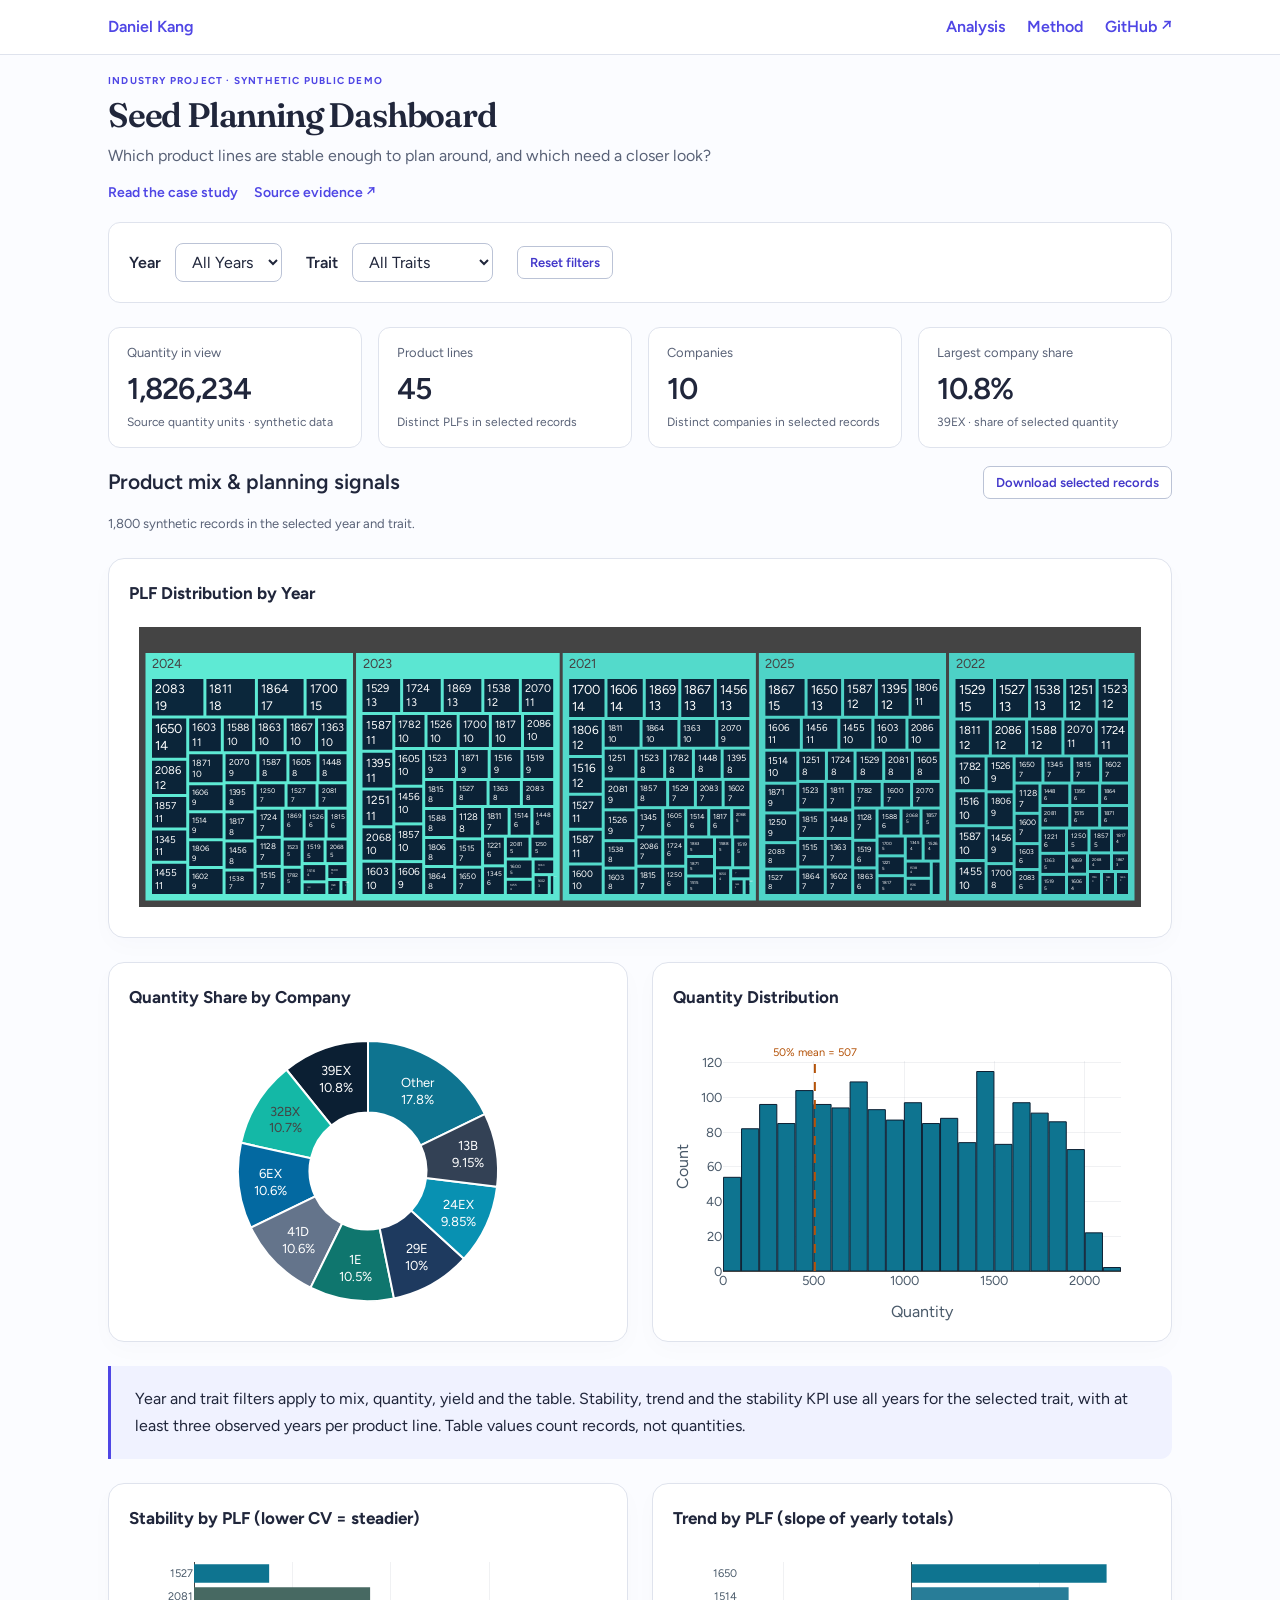
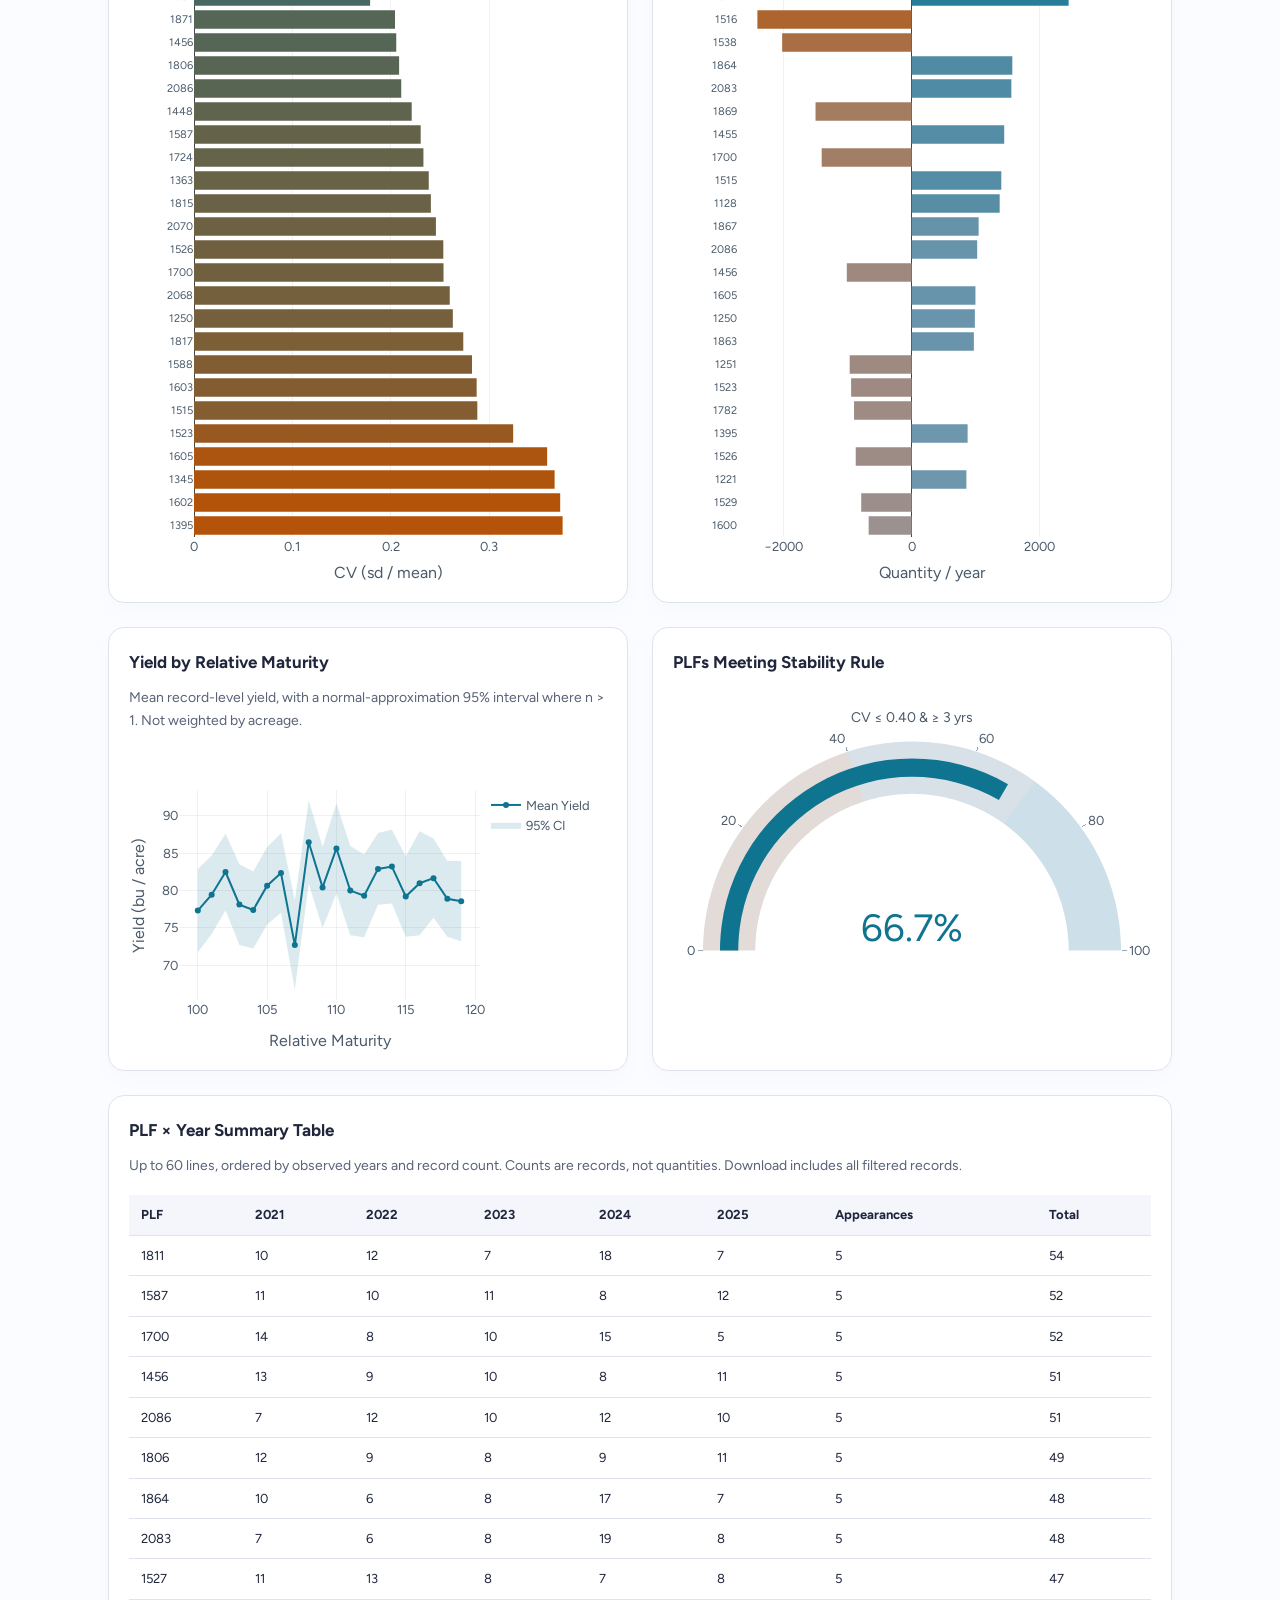
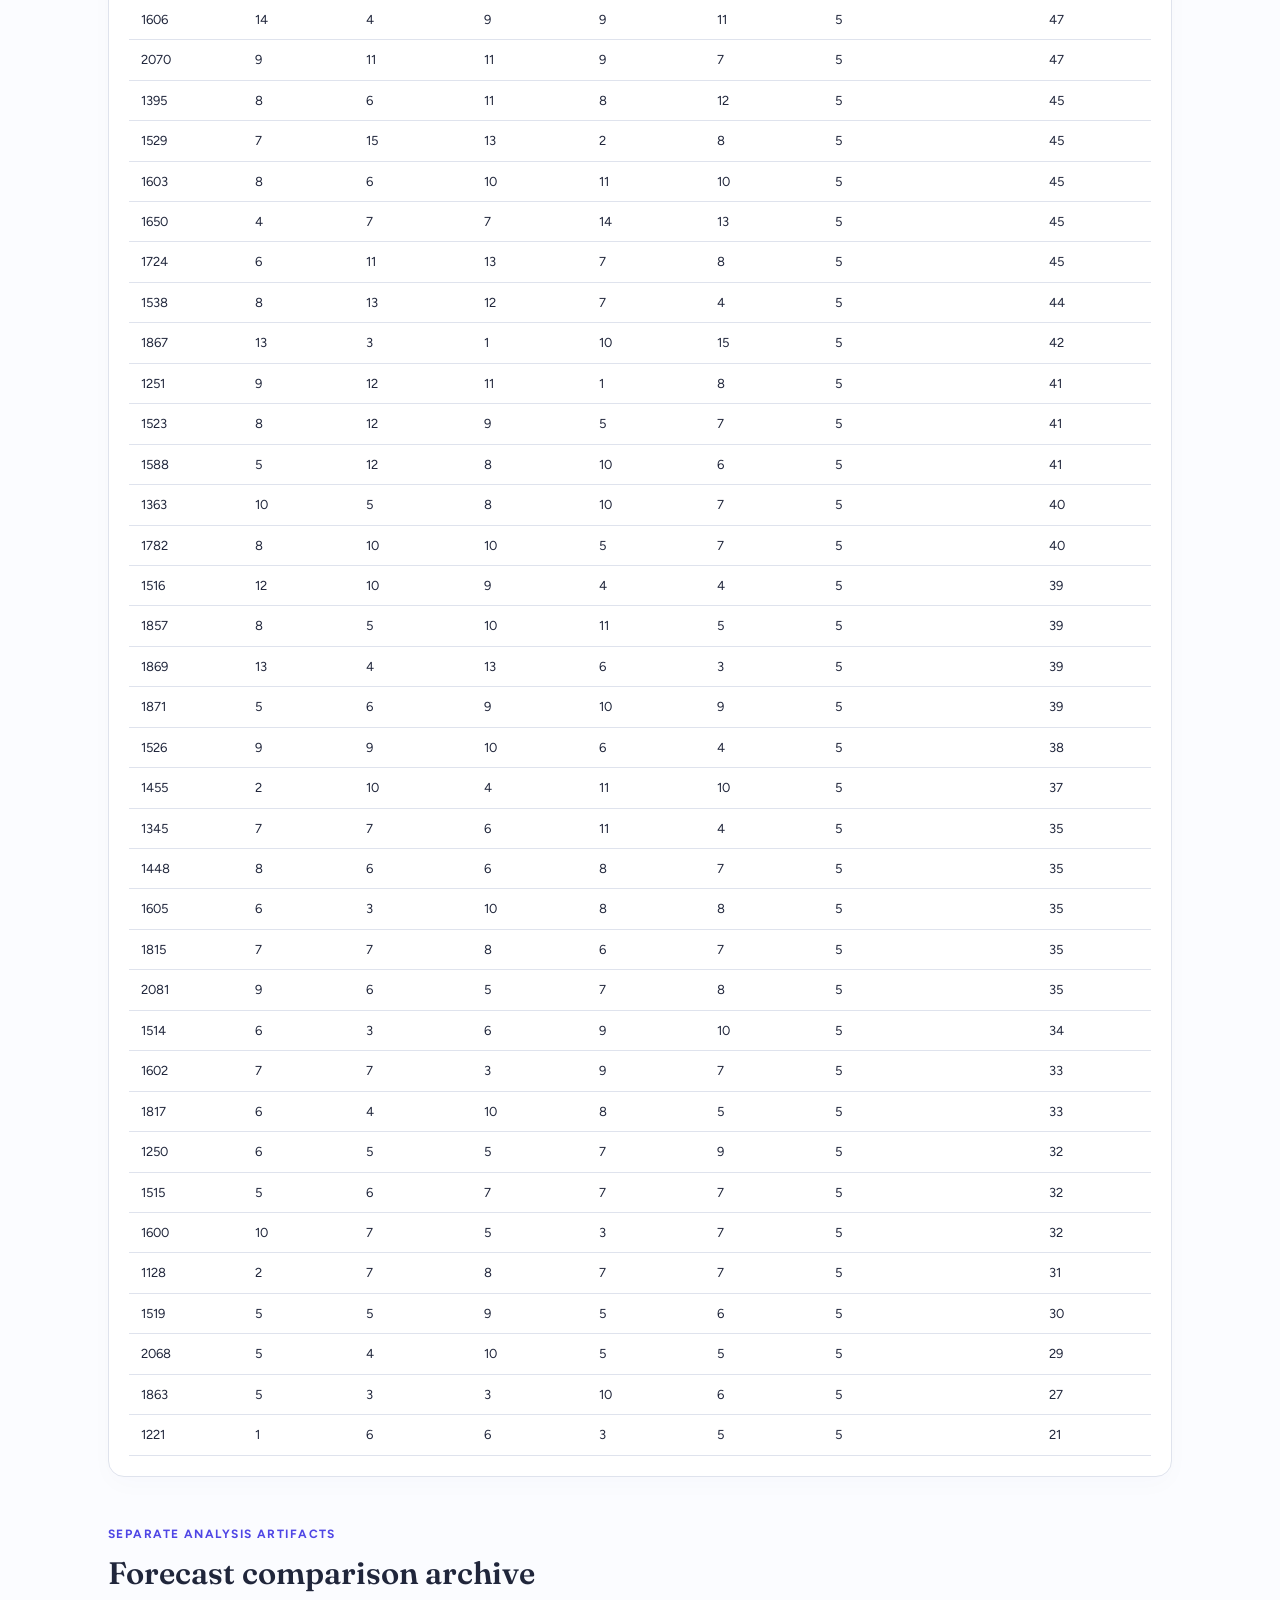
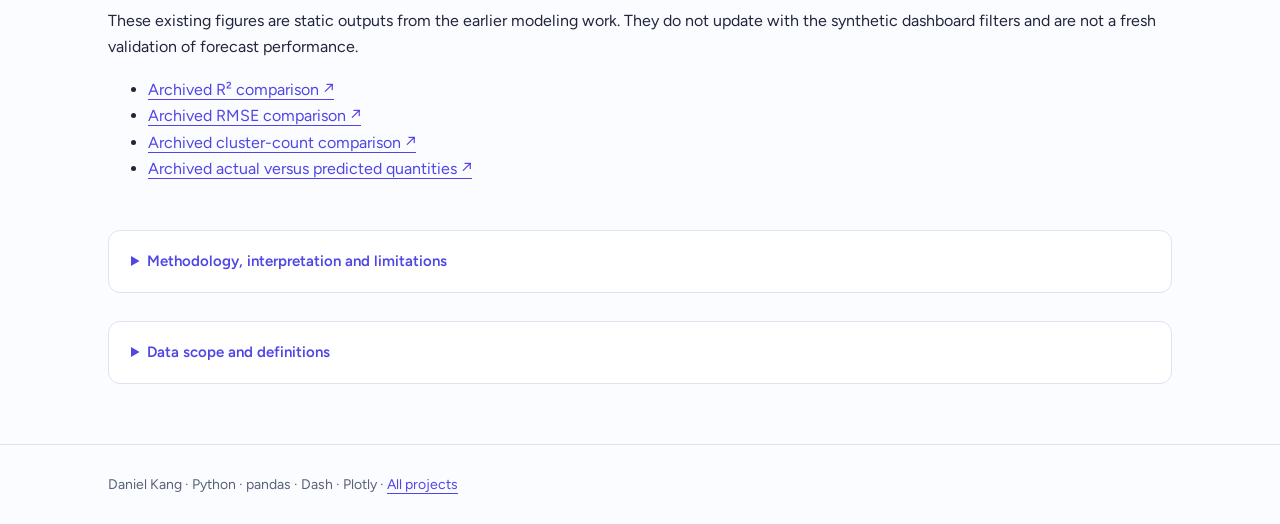
<file: index.html>
<!doctype html>

<html lang="en">
  <head>
    <meta charset="utf-8" />
    <meta content="width=device-width,initial-scale=1" name="viewport" />
    <meta
      content="A Python cleaning workflow and interactive dashboard turn inconsistent yearly exports into a view of product mix, stability, and trends."
      name="description"
    />
    <title>Seed Planning Dashboard · Daniel Kang</title>
    <link href="style.css?v=20261102b" rel="stylesheet" />
  </head>
  <body>
    <a class="skip" href="#main">Skip to analysis</a>
    <nav>
      <div class="wrap nav">
        <a href="https://daniel-kang-vs.github.io/">Daniel Kang</a>
        <div class="nav-links">
          <a href="#analysis">Analysis</a><a href="#methodology">Method</a
          ><a href="https://github.com/daniel-kang-vs/seed-demand-forecasting"
            >GitHub ↗</a
          >
        </div>
      </div>
    </nav>
    <main class="wrap" id="main">
      <header class="hero">
        <p class="eyebrow">Industry project · synthetic public demo</p>
        <h1>Seed Planning Dashboard</h1>
        <p class="lead">
          Which product lines are stable enough to plan around, and which need a
          closer look?
        </p>
        <p>
          A Python cleaning workflow and interactive dashboard turn inconsistent
          yearly exports into a view of product mix, stability, and trends.
        </p>
        <div class="chips">
          <span>Multi-year ETL</span><span>Interactive Plotly views</span
          ><span>Synthetic public data</span>
        </div>
        <div class="actions">
          <a class="button primary" href="#analysis">Explore the analysis ↓</a
          ><a
            class="button"
            href="https://daniel-kang-vs.github.io/projects/seed-demand.html"
            >Read the case study</a
          ><a
            class="button"
            href="https://github.com/daniel-kang-vs/seed-demand-forecasting/blob/main/hubner_predictions-app/pipeline.py"
            >Source evidence ↗</a
          >
        </div>
      </header>
      <section id="analysis">
        <div>
          <!-- Filters -->
          <div class="filter-bar">
            <div class="filter-group">
              <label for="yearFilter">Year</label>
              <select id="yearFilter">
                <option value="ALL">All Years</option>
              </select>
            </div>
            <div class="filter-group">
              <label for="traitFilter">Trait</label>
              <select id="traitFilter">
                <option value="ALL">All Traits</option>
              </select>
            </div>
          </div>
          <div class="metrics" id="seedMetrics"></div>
          <div class="section-heading">
            <h2>Product mix &amp; planning signals</h2>
            <button class="quiet-button" id="seedExport" type="button">
              Download selected records
            </button>
          </div>
          <p id="dataStatus" role="status"></p>
          <div class="chart-row">
            <div class="chart-card wide">
              <h3>PLF Distribution by Year</h3>
              <div class="chart-container" id="treemapChart"></div>
            </div>
          </div>
          <div class="chart-row two-col">
            <div class="chart-card">
              <h3>Quantity Share by Company</h3>
              <div class="chart-container" id="donutChart"></div>
            </div>
            <div class="chart-card">
              <h3>Quantity Distribution</h3>
              <div class="chart-container" id="histChart"></div>
            </div>
          </div>
          <!-- Row 2: Consistency -->
          <p class="note">
            Year and trait filters apply to mix, quantity, yield and the table.
            Stability, trend and the stability KPI use all years for the
            selected trait, with at least three observed years per product line.
            Table values count records, not quantities.
          </p>
          <div class="chart-row two-col">
            <div class="chart-card">
              <h3>Stability by PLF (lower CV = steadier)</h3>
              <div class="chart-container" id="stabilityChart"></div>
            </div>
            <div class="chart-card">
              <h3>Trend by PLF (slope of yearly totals)</h3>
              <div class="chart-container" id="trendChart"></div>
            </div>
          </div>
          <!-- Row 3: Yield + KPI -->
          <div class="chart-row two-col">
            <div class="chart-card">
              <h3>Yield by Relative Maturity</h3>
              <p>
                Mean record-level yield, with a normal-approximation 95%
                interval where n &gt; 1. Not weighted by acreage.
              </p>
              <div class="chart-container" id="yieldChart"></div>
            </div>
            <div class="chart-card">
              <h3>PLFs Meeting Stability Rule</h3>
              <div class="chart-container" id="kpiGauge"></div>
            </div>
          </div>
          <!-- Data Table -->
          <div class="chart-row">
            <div class="chart-card wide">
              <h3>PLF × Year Summary Table</h3>
              <p>
                Up to 60 lines, ordered by observed years and record count.
                Counts are records, not quantities. Download includes all
                filtered records.
              </p>
              <div class="table-wrap">
                <table id="summaryTable">
                  <thead id="tableHead"></thead>
                  <tbody id="tableBody"></tbody>
                </table>
              </div>
            </div>
          </div>
        </div>
      </section>
      <section>
        <p class="eyebrow">Separate analysis artifacts</p>
        <h2>Forecast comparison archive</h2>
        <p>
          These existing figures are static outputs from the earlier modeling
          work. They do not update with the synthetic dashboard filters and are
          not a fresh validation of forecast performance.
        </p>
        <ul>
          <li>
            <a href="assets/model_comparison_r_squared.png"
              >Archived R² comparison ↗</a
            >
          </li>
          <li>
            <a href="assets/model_comparison_rmse.png"
              >Archived RMSE comparison ↗</a
            >
          </li>
          <li>
            <a href="assets/elbow_method.png"
              >Archived cluster-count comparison ↗</a
            >
          </li>
          <li>
            <a href="assets/mean_actual_vs_predicted_quantity.png"
              >Archived actual versus predicted quantities ↗</a
            >
          </li>
        </ul>
      </section>
      <details class="context-details" id="methodology">
        <summary>Methodology, interpretation and limitations</summary>
        <section id="method">
          <div class="method-grid">
            <div>
              <p class="eyebrow">Method</p>
              <h2>From data to decision</h2>
              <ol>
                <li>
                  Detect the header and normalize identity columns in yearly
                  exports.
                </li>
                <li>
                  Reshape company columns into rows, attach the year, and
                  combine cleaned files.
                </li>
                <li>
                  Explore mix and quantity distributions; compare multi-year
                  variation and slopes by product line.
                </li>
                <li>
                  Keep forecast comparisons separate from the synthetic
                  descriptive demo.
                </li>
              </ol>
            </div>
            <div>
              <p class="eyebrow">Interpretation</p>
              <h2>What to take away</h2>
              <p>
                The public deliverable is an inspectable workflow and
                interactive planning interface. It demonstrates how a planner
                can narrow a product group, inspect its history, and question a
                forecast; it does not establish an inventory reduction or
                realized revenue lift.
              </p>
            </div>
          </div>
        </section>
        <section class="note">
          <h2>Limitations &amp; next steps</h2>
          <p>
            Synthetic data demonstrates functionality, not business impact.
            Archived prediction images are separate artifacts, not metrics
            calculated from the synthetic filter selections. A deployment needs
            input-schema checks, configurable paths, and a time-based forecast
            evaluation.
          </p>
          <p>
            <strong>Source:</strong> docs/data/synthetic_cleaned.json and
            docs/data/synthetic_merged.json power the hosted descriptive
            dashboard.
          </p>
          <a
            href="https://github.com/daniel-kang-vs/seed-demand-forecasting/blob/main/hubner_predictions-app/pipeline.py"
            >Inspect the source artifact ↗</a
          >
        </section>
      </details>
      <details class="context-details">
        <summary>Data scope and definitions</summary>
        <strong>What these numbers represent</strong>
        <p>
          The public dashboard uses synthetic JSON with the partner schema. Each
          cleaned row represents a company, product line and year, with quantity
          and trait identifiers. Public demo figures do not describe partner
          performance.
        </p>
      </details>
    </main>
    <footer>
      <div class="wrap">
        Daniel Kang · Python · pandas · Dash · Plotly ·
        <a href="https://daniel-kang-vs.github.io/projects.html"
          >All projects</a
        >
      </div>
    </footer>
    <script src="https://cdn.plot.ly/plotly-2.35.2.min.js"></script>
    <script src="js/dashboard.js?v=20261102b"></script>
  </body>
</html>
</file>
<file: style.css>
@import url("https://fonts.googleapis.com/css2?family=Figtree:wght@400;500;600;700&family=Fraunces:opsz,wght@9..144,600&display=swap");
:root {
  color-scheme: light;
  --ink: #20263b;
  --muted: #596277;
  --line: #dfe3ed;
  --accent: #4f46e5;
}
* {
  box-sizing: border-box;
}
html {
  scroll-behavior: smooth;
  scroll-padding-top: 30px;
}
body {
  margin: 0;
  color: var(--ink);
  font:
    16px/1.65 Figtree,
    sans-serif;
  background: #fbfcff;
  background-image: radial-gradient(#dce2ef 0.7px, transparent 0.7px);
  background-size: 20px 20px;
}
a {
  color: var(--accent);
  text-underline-offset: 4px;
}
a:hover {
  color: #302791;
}
a:focus-visible,
select:focus-visible,
summary:focus-visible {
  outline: 3px solid #8b81ff;
  outline-offset: 5px;
}
.wrap {
  max-width: 1120px;
  margin: auto;
  padding: 0 28px;
}
nav {
  border-bottom: 1px solid var(--line);
  background: white;
}
.nav {
  display: flex;
  justify-content: space-between;
  align-items: center;
  gap: 20px;
  padding-block: 19px;
}
.nav a {
  text-decoration: none;
  font-weight: 600;
}
.nav-links {
  display: flex;
  flex-wrap: wrap;
  gap: 22px;
}
.hero {
  padding: 76px 0 34px;
}
.eyebrow {
  text-transform: uppercase;
  letter-spacing: 0.12em;
  font-size: 12px;
  font-weight: 700;
  color: var(--accent);
}
h1,
h2 {
  font-family: Fraunces, serif;
  line-height: 1.15;
  font-weight: 600;
}
h1 {
  font-size: clamp(36px, 5vw, 62px);
  letter-spacing: -0.035em;
  max-width: 900px;
  margin: 16px 0 22px;
}
h2 {
  font-size: 31px;
  margin: 0 0 16px;
}
h3 {
  font-size: 19px;
  margin: 0 0 10px;
}
.lead {
  font-size: 20px;
  color: var(--muted);
  max-width: 830px;
}
.chips {
  display: flex;
  gap: 10px;
  flex-wrap: wrap;
  margin: 26px 0;
}
.chips span {
  padding: 8px 14px;
  background: #edefff;
  border: 1px solid #dce0fc;
  border-radius: 30px;
  color: #373294;
  font-weight: 600;
  font-size: 14px;
}
.actions {
  display: flex;
  gap: 12px;
  flex-wrap: wrap;
  margin: 26px 0;
}
.button {
  display: inline-block;
  border: 1px solid var(--line);
  border-radius: 9px;
  padding: 10px 18px;
  text-decoration: none;
  background: white;
  font-weight: 600;
}
.button.primary {
  background: var(--accent);
  color: white;
  border-color: var(--accent);
}
section {
  margin: 32px 0 48px;
}
.note {
  border-left: 3px solid var(--accent);
  background: #f0f2ff;
  padding: 20px 24px;
  border-radius: 0 12px 12px 0;
}
.note p:last-child {
  margin-bottom: 0;
}
.chart-grid {
  display: grid;
  grid-template-columns: repeat(2, minmax(0, 1fr));
  gap: 24px;
}
.chart-card {
  min-width: 0;
  background: white;
  border: 1px solid var(--line);
  border-radius: 16px;
  padding: 24px;
  box-shadow: 0 8px 24px #29345405;
}
.chart-card:first-child:last-child {
  grid-column: 1/-1;
}
.chart-card p {
  color: var(--muted);
  font-size: 14px;
  min-height: 46px;
}
.chart-box,
.chart-container {
  height: 330px;
  position: relative;
}
.chart-card.wide {
  grid-column: 1/-1;
}
.chart-row {
  margin: 24px 0;
}
.two-col {
  display: grid;
  grid-template-columns: repeat(2, minmax(0, 1fr));
  gap: 24px;
}
.filter-bar,
.controls {
  display: flex;
  flex-wrap: wrap;
  gap: 24px;
  align-items: center;
  padding: 20px;
  background: white;
  border: 1px solid var(--line);
  border-radius: 12px;
  margin-bottom: 24px;
}
label {
  font-weight: 600;
}
select {
  font: inherit;
  padding: 8px 12px;
  margin-left: 10px;
  border: 1px solid #bbc3d6;
  border-radius: 8px;
  background: white;
  color: var(--ink);
  max-width: 100%;
}
details {
  margin-top: 18px;
  border-top: 1px solid var(--line);
  padding-top: 12px;
  font-size: 14px;
}
summary {
  cursor: pointer;
  color: var(--accent);
  font-weight: 600;
}
.table-wrap {
  overflow: auto;
}
table {
  border-collapse: collapse;
  width: 100%;
  font-size: 13px;
}
th,
td {
  text-align: left;
  padding: 9px 12px;
  border-bottom: 1px solid var(--line);
  white-space: nowrap;
}
th {
  background: #f4f6fc;
}
caption {
  text-align: left;
  padding: 12px 0;
}
.method-grid {
  display: grid;
  grid-template-columns: 1fr 1fr;
  gap: 36px;
}
.method-grid li {
  margin: 12px 0;
}
footer {
  margin-top: 60px;
  border-top: 1px solid var(--line);
  padding: 28px 0;
  color: var(--muted);
  font-size: 14px;
}
.skip {
  position: absolute;
  left: -9999px;
}
.skip:focus {
  left: 10px;
  top: 10px;
  background: white;
  padding: 10px;
  z-index: 5;
}
@media (max-width: 720px) {
  .wrap {
    padding-inline: 20px;
  }
  .hero {
    padding-top: 44px;
  }
  .chart-grid,
  .two-col,
  .method-grid {
    grid-template-columns: 1fr;
  }
  .nav {
    align-items: flex-start;
  }
  .nav-links {
    gap: 10px;
    font-size: 14px;
  }
  .chart-card {
    padding: 18px;
  }
  select {
    margin-left: 0;
    display: block;
    width: 100%;
    margin-top: 8px;
  }
  .controls label,
  .filter-group {
    width: 100%;
  }
  .chart-box {
    height: 310px;
  }
}

/* Analytical workspace: metrics and useful controls before supporting narrative. */
.hero {
  padding: 28px 0 8px;
}
.hero h1 {
  font-size: clamp(28px, 3.5vw, 40px);
  margin: 8px 0 12px;
}
.hero .lead {
  font-size: 16px;
  margin: 8px 0;
  max-width: 940px;
}
.hero > .chips,
.hero > p:not(.eyebrow):not(.lead) {
  display: none;
}
.hero .actions {
  margin: 16px 0;
  gap: 16px;
}
.hero .actions a {
  padding: 0;
  border: 0;
  background: none;
  color: #4f46e5;
  font-size: 14px;
}
.hero .actions a:first-child {
  display: none;
}
.scope-note {
  font-size: 13px;
  color: #596277;
  margin: 6px 0 20px;
}
.controls {
  padding: 16px;
  gap: 16px;
  margin: 0 0 18px;
}
.controls label {
  font-size: 13px;
}
.controls select {
  font-size: 14px;
  margin-left: 6px;
}
.metrics {
  display: grid;
  grid-template-columns: repeat(4, minmax(0, 1fr));
  gap: 16px;
  margin: 18px 0;
}
.metric {
  padding: 18px 20px;
  background: white;
  border: 1px solid #dfe3ed;
  border-radius: 12px;
}
.metric .label {
  font-size: 13px;
  color: #596277;
}
.metric strong {
  display: block;
  font-size: 30px;
  line-height: 1.3;
  font-weight: 600;
  letter-spacing: -0.03em;
  margin: 8px 0;
}
.metric small {
  font-size: 12px;
  color: #596277;
  display: block;
}
.finding {
  padding: 14px 18px;
  border-left: 3px solid #0891b2;
  background: #edf8fa;
  font-size: 14px;
  margin: 18px 0 24px;
}
.chart-grid {
  align-items: start;
}
.chart-card h3 {
  font-size: 17px;
}
.chart-card p {
  min-height: 0;
}
.chart-card {
  padding: 20px;
}
.chart-box {
  height: 285px;
}
.chart-card.wide {
  grid-column: 1/-1;
}
.chart-grid .chart-card:has(+ .wide) {
  grid-column: auto;
}
.chart-grid > .chart-card:only-child {
  grid-column: 1/-1;
}
.chart-card p {
  margin: 5px 0 18px;
}
.context-details {
  margin: 28px 0;
  background: white;
  border: 1px solid #dfe3ed;
  padding: 18px 22px;
  border-radius: 12px;
}
.context-details > summary {
  font-size: 15px;
}
.context-details h2 {
  font-size: 24px;
}
.context-details section {
  margin: 24px 0;
}
.section-heading {
  display: flex;
  justify-content: space-between;
  align-items: center;
  gap: 20px;
  margin: 24px 0 14px;
}
.section-heading h2 {
  font-family: Figtree, sans-serif;
  font-size: 21px;
  margin: 0;
}
.quiet-button {
  font:
    600 13px Figtree,
    sans-serif;
  cursor: pointer;
  background: white;
  border: 1px solid #bbc3d6;
  border-radius: 7px;
  padding: 8px 12px;
  color: #4338ca;
}
.quiet-button:hover {
  background: #f1f2ff;
}
.quiet-button:focus-visible {
  outline: 3px solid #8b81ff;
  outline-offset: 3px;
}
#analysis {
  margin-top: 0;
}
.chart-container {
  height: 300px;
}
.empty-state {
  padding: 40px;
  background: white;
  border: 1px dashed #bbc3d6;
  border-radius: 12px;
  grid-column: 1/-1;
}
.heatmap th,
.heatmap td {
  text-align: center;
}
.heatmap th:first-child {
  text-align: left;
}
.heatmap td {
  font-variant-numeric: tabular-nums;
  border: 3px solid white;
  border-radius: 6px;
  padding: 13px;
}
.heatmap caption {
  text-align: left;
}
.heatmap-key {
  font-size: 12px;
  color: #596277;
}
.scope-note a {
  white-space: nowrap;
}
.table-toolbar {
  display: flex;
  gap: 12px;
  align-items: center;
  flex-wrap: wrap;
  margin: 16px 0;
}
.table-toolbar input {
  border: 1px solid #bbc3d6;
  border-radius: 7px;
  padding: 8px;
  font: inherit;
}
.filter-bar {
  margin-top: 12px;
}
.chart-card details {
  background: none;
}
.method-grid {
  gap: 24px;
}
#dataStatus {
  font-size: 13px;
  color: #596277;
}
.metric small:empty {
  display: none;
}
@media (max-width: 720px) {
  .metrics {
    grid-template-columns: repeat(2, minmax(0, 1fr));
    gap: 10px;
  }
  .metric {
    padding: 14px;
  }
  .metric strong {
    font-size: 25px;
  }
  .hero {
    padding-top: 24px;
  }
  .hero h1 {
    font-size: 31px;
  }
  .controls {
    gap: 12px;
  }
  .controls label {
    width: 100%;
  }
  .controls select {
    margin-left: 0;
  }
  .chart-grid .chart-card {
    grid-column: 1/-1;
  }
  .section-heading {
    align-items: flex-start;
  }
  .chart-box {
    height: 300px;
  }
  .table-toolbar input {
    width: 100%;
  }
  .hero .actions {
    gap: 12px;
  }
  .nav-links {
    font-size: 12px;
  }
  .chart-card {
    padding: 16px;
  }
}
@media (prefers-reduced-motion: reduce) {
  html {
    scroll-behavior: auto;
  }
}

#stabilityChart,
#trendChart {
  height: 640px;
}

/* Keep the first comparison close to the headline metrics. */
.nav {
  padding-block: 14px;
}
.hero {
  padding: 18px 0 0;
}
.hero .eyebrow {
  margin: 0;
  font-size: 10px;
}
.hero h1 {
  margin: 6px 0 8px;
  font-size: 34px;
}
.hero .lead {
  margin: 0;
}
.hero .actions {
  margin: 12px 0 18px;
}
.metrics {
  margin: 12px 0;
}
.metric {
  padding: 14px 18px;
}
.metric strong {
  margin: 5px 0;
}
.finding {
  margin: 14px 0 18px;
  padding: 12px 16px;
}
.section-heading {
  margin-top: 18px;
}

html { scroll-behavior: auto; }
</file>
